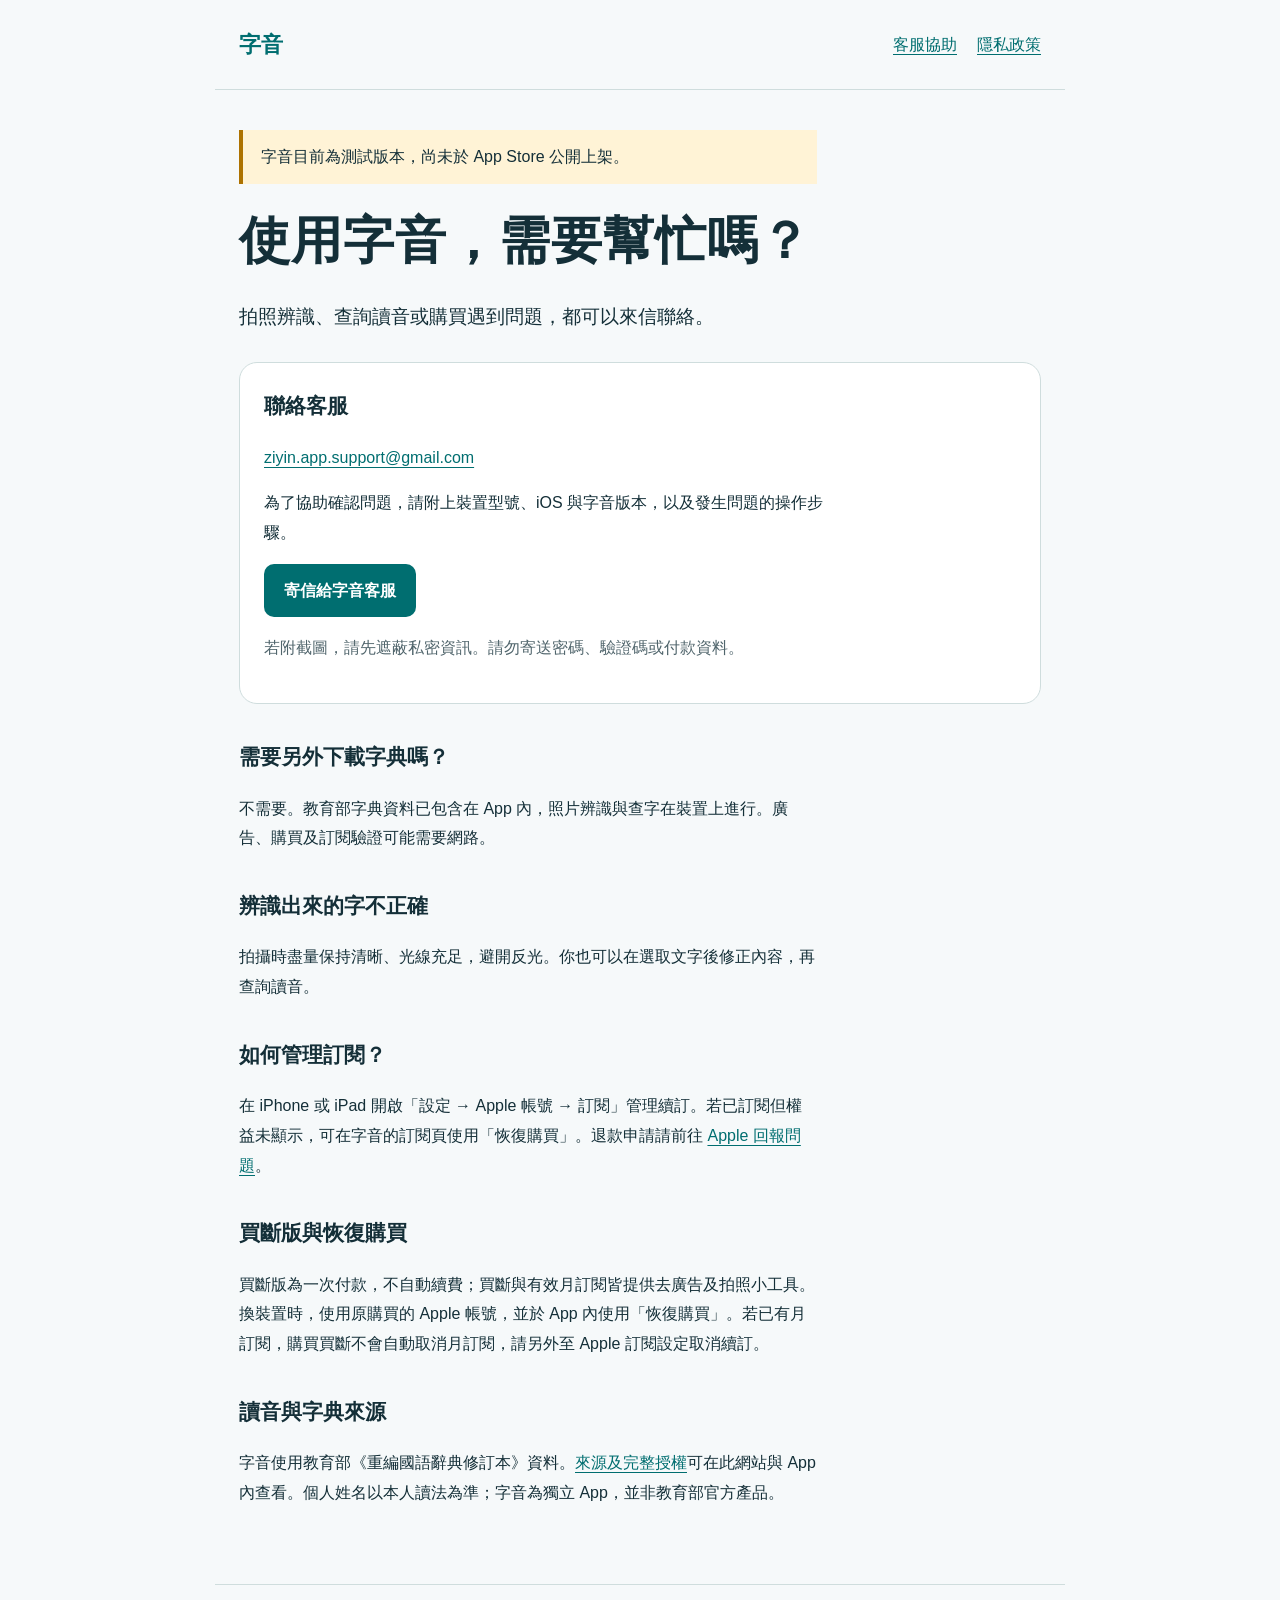
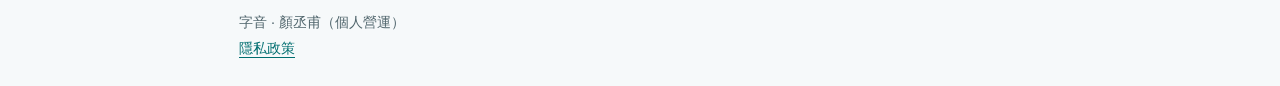
<file: index.html>
<!doctype html><html lang="zh-Hant"><head><meta charset="utf-8"><meta name="viewport" content="width=device-width,initial-scale=1"><meta name="robots" content="noindex"><title>字音｜客服與使用協助</title><meta name="description" content="字音 App 客服、拍照查字使用協助及隱私資訊。"><link rel="stylesheet" href="style.css"><link rel="icon" href="data:image/svg+xml,%3Csvg xmlns='http://www.w3.org/2000/svg' viewBox='0 0 32 32'%3E%3Crect width='32' height='32' rx='7' fill='%23006e70'/%3E%3Ctext x='16' y='23' text-anchor='middle' font-size='23' fill='white'%3E字%3C/text%3E%3C/svg%3E"></head><body><header><a href="index.html">字音</a><nav aria-label="主要導覽"><a href="index.html" aria-current="page">客服協助</a><a href="privacy.html">隱私政策</a></nav></header><main><p class="note">字音目前為測試版本，尚未於 App Store 公開上架。</p><h1>使用字音，需要幫忙嗎？</h1><p class="intro">拍照辨識、查詢讀音或購買遇到問題，都可以來信聯絡。</p><section class="panel"><h2 style="margin-top:0">聯絡客服</h2><p><a href="mailto:ziyin.app.support@gmail.com">ziyin.app.support@gmail.com</a></p><p>為了協助確認問題，請附上裝置型號、iOS 與字音版本，以及發生問題的操作步驟。</p><a class="button" href="mailto:ziyin.app.support@gmail.com">寄信給字音客服</a><p class="muted">若附截圖，請先遮蔽私密資訊。請勿寄送密碼、驗證碼或付款資料。</p></section><h2>需要另外下載字典嗎？</h2><p>不需要。教育部字典資料已包含在 App 內，照片辨識與查字在裝置上進行。廣告、購買及訂閱驗證可能需要網路。</p><h2>辨識出來的字不正確</h2><p>拍攝時盡量保持清晰、光線充足，避開反光。你也可以在選取文字後修正內容，再查詢讀音。</p><h2>如何管理訂閱？</h2><p>在 iPhone 或 iPad 開啟「設定 → Apple 帳號 → 訂閱」管理續訂。若已訂閱但權益未顯示，可在字音的訂閱頁使用「恢復購買」。退款申請請前往 <a href="https://reportaproblem.apple.com/">Apple 回報問題</a>。</p><h2>買斷版與恢復購買</h2><p>買斷版為一次付款，不自動續費；買斷與有效月訂閱皆提供去廣告及拍照小工具。換裝置時，使用原購買的 Apple 帳號，並於 App 內使用「恢復購買」。若已有月訂閱，購買買斷不會自動取消月訂閱，請另外至 Apple 訂閱設定取消續訂。</p><h2>讀音與字典來源</h2><p>字音使用教育部《重編國語辭典修訂本》資料。<a href="dictionary.html">來源及完整授權</a>可在此網站與 App 內查看。個人姓名以本人讀法為準；字音為獨立 App，並非教育部官方產品。</p></main><footer>字音 · 顏丞甫（個人營運）<br><a href="privacy.html">隱私政策</a></footer></body></html>
</file>
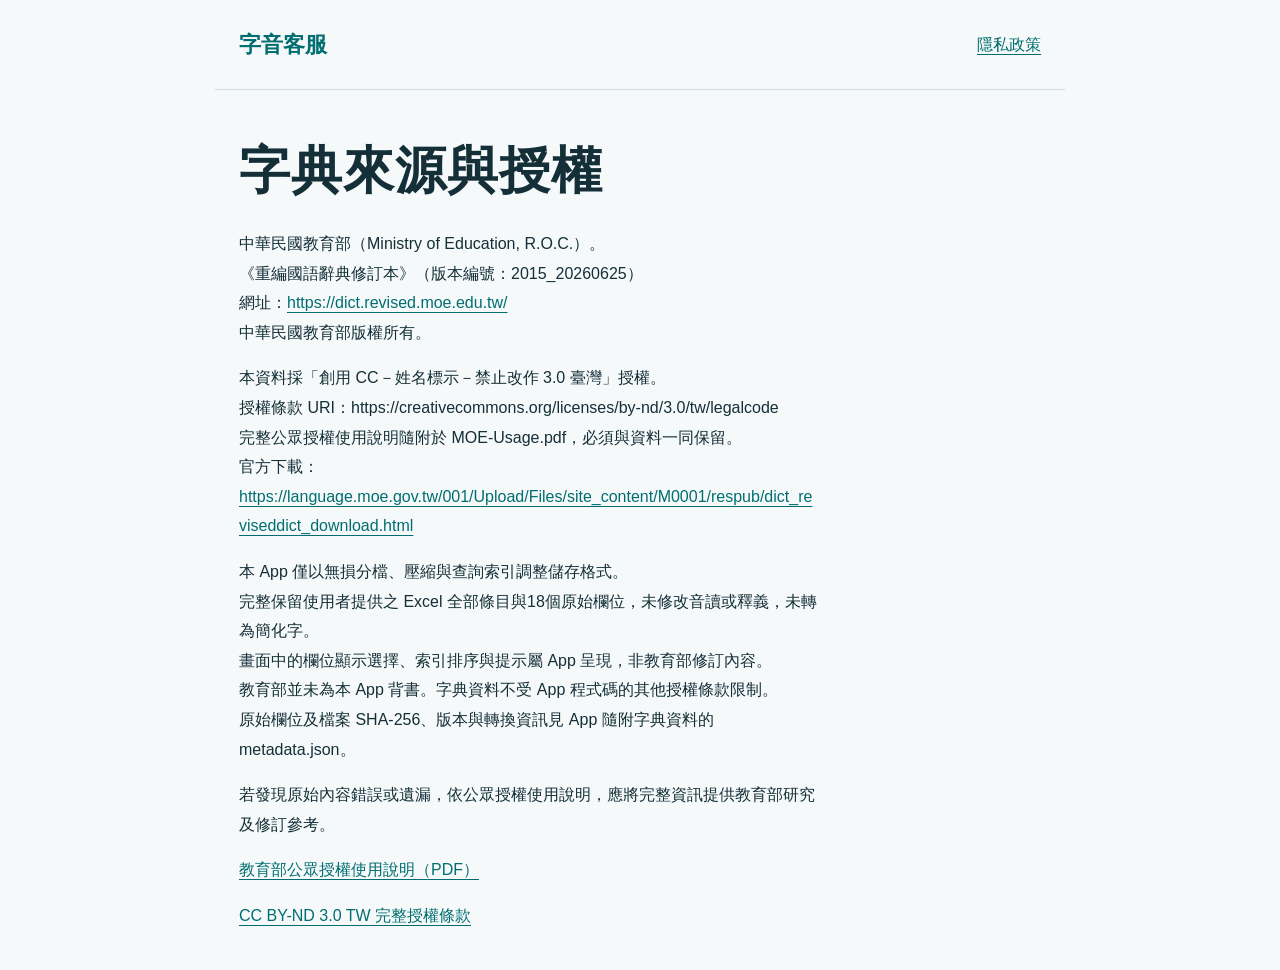
<file: dictionary.html>
<!doctype html><html lang="zh-Hant"><meta charset="utf-8"><meta name="viewport" content="width=device-width,initial-scale=1"><title>字音｜字典來源與授權</title><link rel="stylesheet" href="style.css"><body><header><a href="index.html">字音客服</a><nav><a href="privacy.html">隱私政策</a></nav></header><main><h1>字典來源與授權</h1><p>中華民國教育部（Ministry of Education, R.O.C.）。<br>《重編國語辭典修訂本》（版本編號：2015_20260625）<br>網址：<a href="https://dict.revised.moe.edu.tw/">https://dict.revised.moe.edu.tw/</a><br>中華民國教育部版權所有。</p><p>本資料採「創用 CC－姓名標示－禁止改作 3.0 臺灣」授權。<br>授權條款 URI：https://creativecommons.org/licenses/by-nd/3.0/tw/legalcode<br>完整公眾授權使用說明隨附於 MOE-Usage.pdf，必須與資料一同保留。<br>官方下載：<a href="https://language.moe.gov.tw/001/Upload/Files/site_content/M0001/respub/dict_reviseddict_download.html">https://language.moe.gov.tw/001/Upload/Files/site_content/M0001/respub/dict_reviseddict_download.html</a></p><p>本 App 僅以無損分檔、壓縮與查詢索引調整儲存格式。<br>完整保留使用者提供之 Excel 全部條目與18個原始欄位，未修改音讀或釋義，未轉為簡化字。<br>畫面中的欄位顯示選擇、索引排序與提示屬 App 呈現，非教育部修訂內容。<br>教育部並未為本 App 背書。字典資料不受 App 程式碼的其他授權條款限制。<br>原始欄位及檔案 SHA-256、版本與轉換資訊見 App 隨附字典資料的 metadata.json。</p><p>若發現原始內容錯誤或遺漏，依公眾授權使用說明，應將完整資訊提供教育部研究及修訂參考。<br></p><p><a href="MOE-Usage.pdf">教育部公眾授權使用說明（PDF）</a></p><p><a href="https://creativecommons.org/licenses/by-nd/3.0/tw/legalcode">CC BY-ND 3.0 TW 完整授權條款</a></p></main></body></html>
</file>
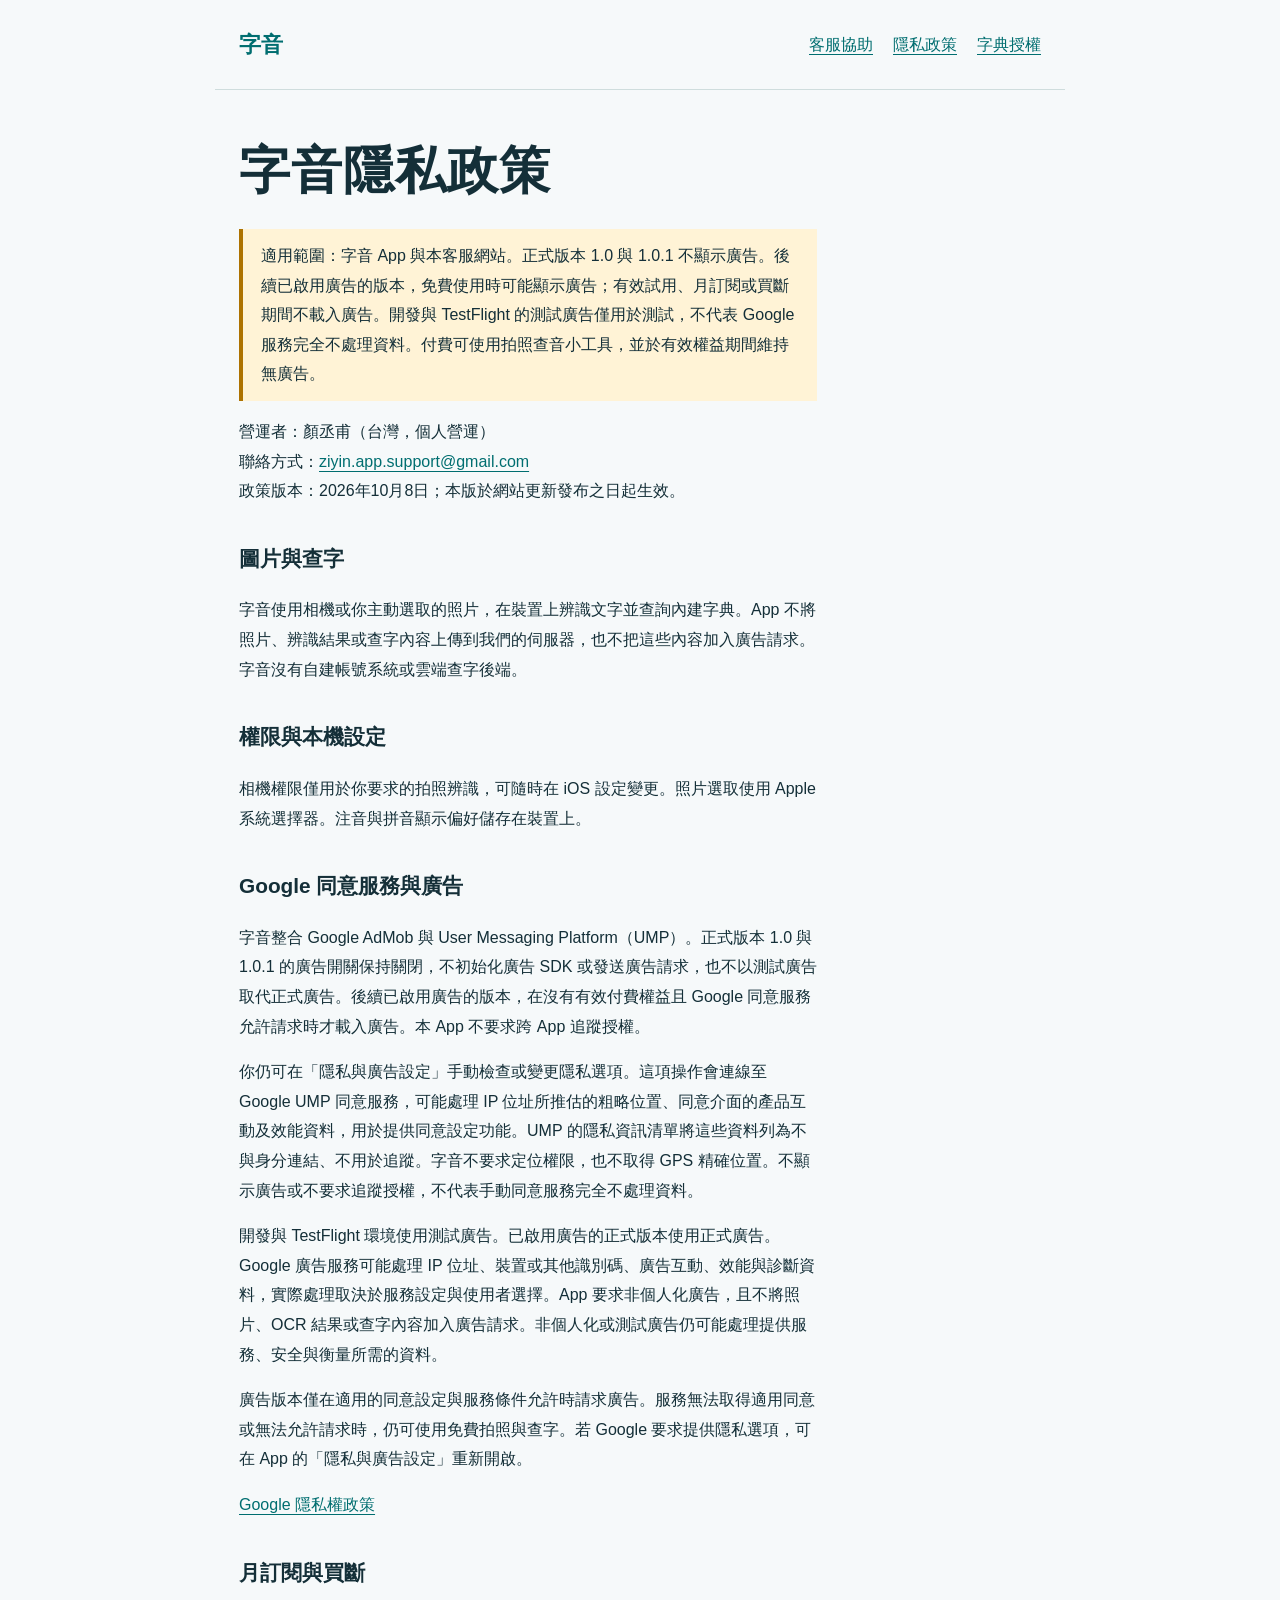
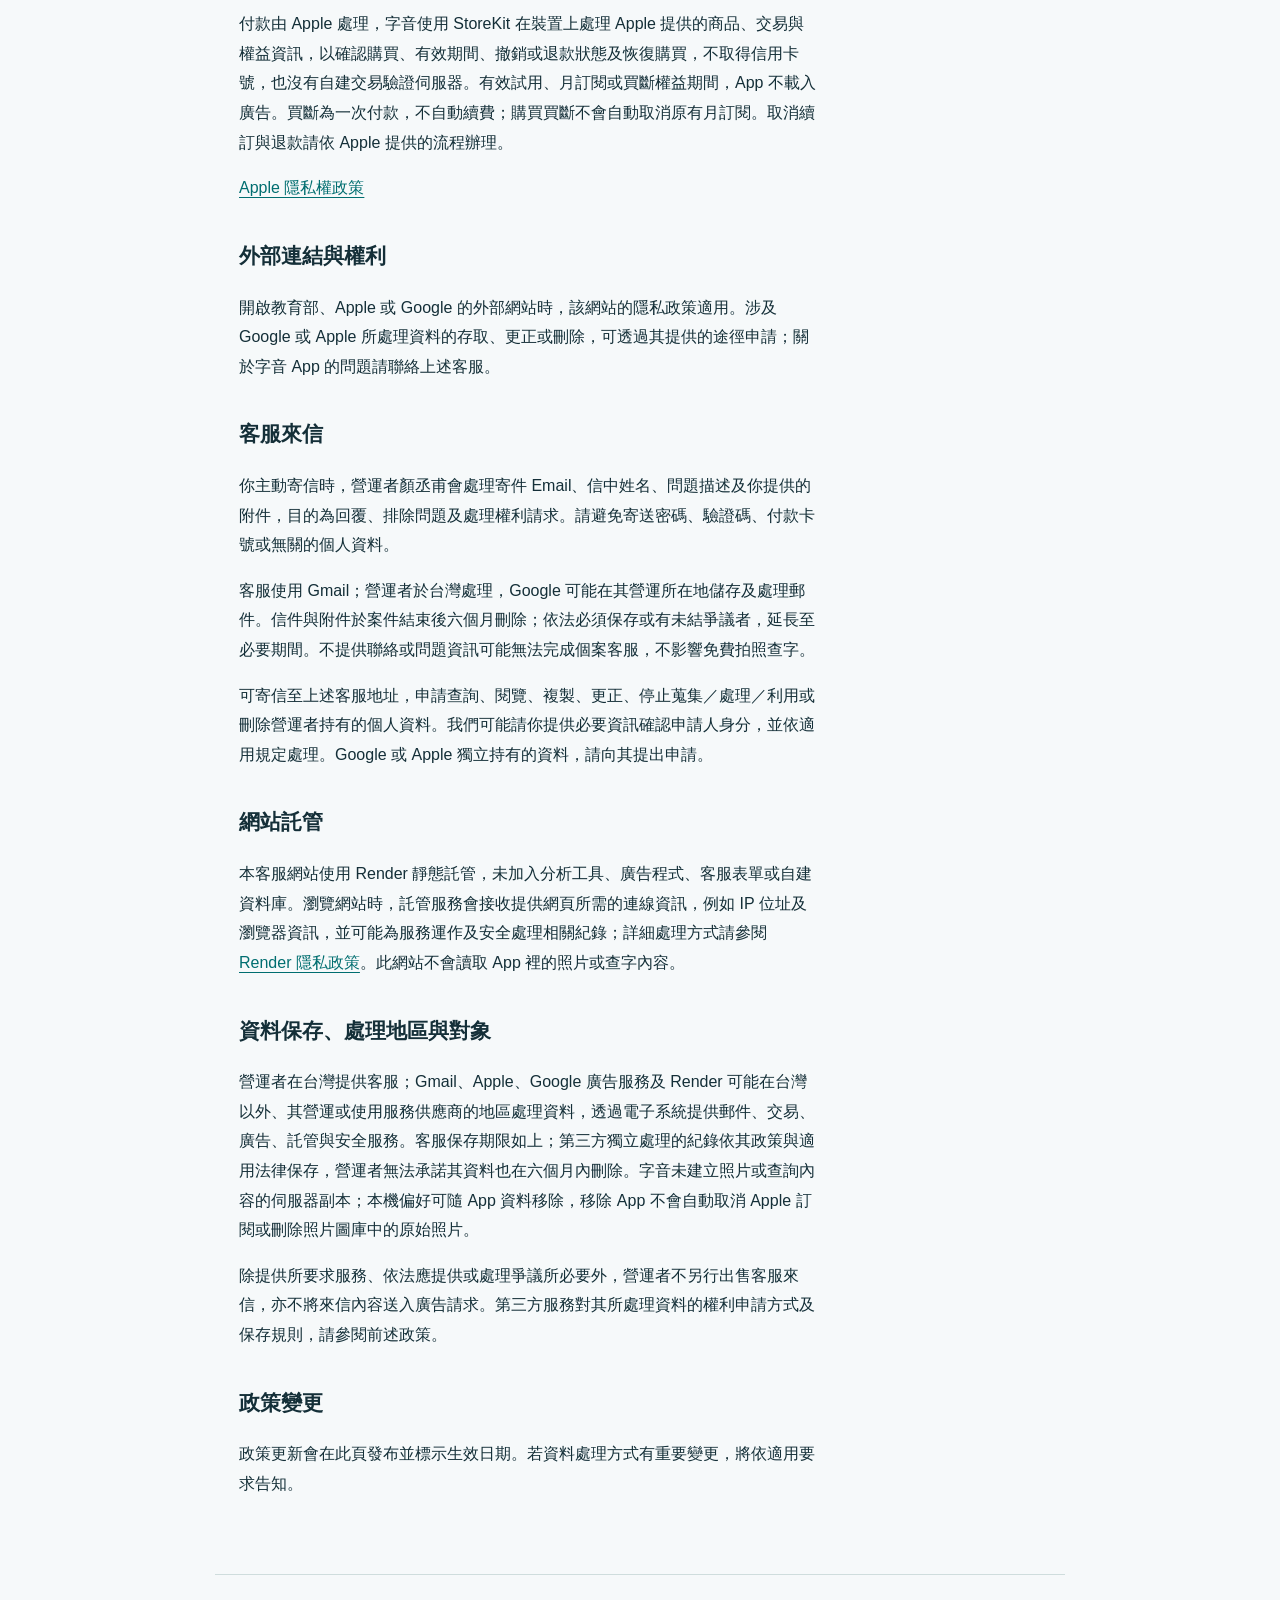
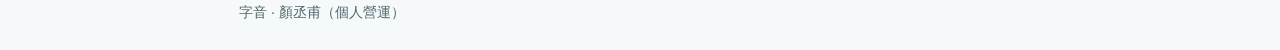
<file: privacy.html>
<!doctype html><html lang="zh-Hant"><head><meta charset="utf-8"><meta name="viewport" content="width=device-width,initial-scale=1"><meta name="robots" content="noindex"><title>字音｜隱私政策</title><link rel="stylesheet" href="style.css"></head><body><header><a href="index.html">字音</a><nav aria-label="主要導覽"><a href="index.html">客服協助</a><a href="privacy.html" aria-current="page">隱私政策</a><a href="dictionary.html">字典授權</a></nav></header><main><h1 id="section">字音隱私政策</h1>
<p class="note">適用範圍：字音 App 與本客服網站。正式版本 1.0 與 1.0.1 不顯示廣告。後續已啟用廣告的版本，免費使用時可能顯示廣告；有效試用、月訂閱或買斷期間不載入廣告。開發與 TestFlight 的測試廣告僅用於測試，不代表 Google 服務完全不處理資料。付費可使用拍照查音小工具，並於有效權益期間維持無廣告。</p>
<p>營運者：顏丞甫（台灣，個人營運）<br>聯絡方式：<a href="mailto:ziyin.app.support@gmail.com">ziyin.app.support@gmail.com</a><br>政策版本：2026年10月8日；本版於網站更新發布之日起生效。</p>
<h2 id="section-1">圖片與查字</h2>
<p>字音使用相機或你主動選取的照片，在裝置上辨識文字並查詢內建字典。App 不將照片、辨識結果或查字內容上傳到我們的伺服器，也不把這些內容加入廣告請求。字音沒有自建帳號系統或雲端查字後端。</p>
<h2 id="section-2">權限與本機設定</h2>
<p>相機權限僅用於你要求的拍照辨識，可隨時在 iOS 設定變更。照片選取使用 Apple 系統選擇器。注音與拼音顯示偏好儲存在裝置上。</p>
<h2 id="section-3">Google 同意服務與廣告</h2>
<p>字音整合 Google AdMob 與 User Messaging Platform（UMP）。正式版本 1.0 與 1.0.1 的廣告開關保持關閉，不初始化廣告 SDK 或發送廣告請求，也不以測試廣告取代正式廣告。後續已啟用廣告的版本，在沒有有效付費權益且 Google 同意服務允許請求時才載入廣告。本 App 不要求跨 App 追蹤授權。</p>
<p>你仍可在「隱私與廣告設定」手動檢查或變更隱私選項。這項操作會連線至 Google UMP 同意服務，可能處理 IP 位址所推估的粗略位置、同意介面的產品互動及效能資料，用於提供同意設定功能。UMP 的隱私資訊清單將這些資料列為不與身分連結、不用於追蹤。字音不要求定位權限，也不取得 GPS 精確位置。不顯示廣告或不要求追蹤授權，不代表手動同意服務完全不處理資料。</p>
<p>開發與 TestFlight 環境使用測試廣告。已啟用廣告的正式版本使用正式廣告。Google 廣告服務可能處理 IP 位址、裝置或其他識別碼、廣告互動、效能與診斷資料，實際處理取決於服務設定與使用者選擇。App 要求非個人化廣告，且不將照片、OCR 結果或查字內容加入廣告請求。非個人化或測試廣告仍可能處理提供服務、安全與衡量所需的資料。</p>
<p>廣告版本僅在適用的同意設定與服務條件允許時請求廣告。服務無法取得適用同意或無法允許請求時，仍可使用免費拍照與查字。若 Google 要求提供隱私選項，可在 App 的「隱私與廣告設定」重新開啟。</p>
<p><a href="https://policies.google.com/privacy?hl=zh-TW">Google 隱私權政策</a></p>
<h2 id="section-4">月訂閱與買斷</h2>
<p>付款由 Apple 處理，字音使用 StoreKit 在裝置上處理 Apple 提供的商品、交易與權益資訊，以確認購買、有效期間、撤銷或退款狀態及恢復購買，不取得信用卡號，也沒有自建交易驗證伺服器。有效試用、月訂閱或買斷權益期間，App 不載入廣告。買斷為一次付款，不自動續費；購買買斷不會自動取消原有月訂閱。取消續訂與退款請依 Apple 提供的流程辦理。</p>
<p><a href="https://www.apple.com/legal/privacy/zh-tw/">Apple 隱私權政策</a></p>
<h2 id="section-5">外部連結與權利</h2>
<p>開啟教育部、Apple 或 Google 的外部網站時，該網站的隱私政策適用。涉及 Google 或 Apple 所處理資料的存取、更正或刪除，可透過其提供的途徑申請；關於字音 App 的問題請聯絡上述客服。</p>
<h2 id="section-6">客服來信</h2>
<p>你主動寄信時，營運者顏丞甫會處理寄件 Email、信中姓名、問題描述及你提供的附件，目的為回覆、排除問題及處理權利請求。請避免寄送密碼、驗證碼、付款卡號或無關的個人資料。</p>
<p>客服使用 Gmail；營運者於台灣處理，Google 可能在其營運所在地儲存及處理郵件。信件與附件於案件結束後六個月刪除；依法必須保存或有未結爭議者，延長至必要期間。不提供聯絡或問題資訊可能無法完成個案客服，不影響免費拍照查字。</p>
<p>可寄信至上述客服地址，申請查詢、閱覽、複製、更正、停止蒐集／處理／利用或刪除營運者持有的個人資料。我們可能請你提供必要資訊確認申請人身分，並依適用規定處理。Google 或 Apple 獨立持有的資料，請向其提出申請。</p>
<h2 id="section-7">網站託管</h2>
<p>本客服網站使用 Render 靜態託管，未加入分析工具、廣告程式、客服表單或自建資料庫。瀏覽網站時，託管服務會接收提供網頁所需的連線資訊，例如 IP 位址及瀏覽器資訊，並可能為服務運作及安全處理相關紀錄；詳細處理方式請參閱 <a href="https://render.com/privacy">Render 隱私政策</a>。此網站不會讀取 App 裡的照片或查字內容。</p>
<h2 id="data-retention">資料保存、處理地區與對象</h2>
<p>營運者在台灣提供客服；Gmail、Apple、Google 廣告服務及 Render 可能在台灣以外、其營運或使用服務供應商的地區處理資料，透過電子系統提供郵件、交易、廣告、託管與安全服務。客服保存期限如上；第三方獨立處理的紀錄依其政策與適用法律保存，營運者無法承諾其資料也在六個月內刪除。字音未建立照片或查詢內容的伺服器副本；本機偏好可隨 App 資料移除，移除 App 不會自動取消 Apple 訂閱或刪除照片圖庫中的原始照片。</p>
<p>除提供所要求服務、依法應提供或處理爭議所必要外，營運者不另行出售客服來信，亦不將來信內容送入廣告請求。第三方服務對其所處理資料的權利申請方式及保存規則，請參閱前述政策。</p>
<h2 id="section-8">政策變更</h2>
<p>政策更新會在此頁發布並標示生效日期。若資料處理方式有重要變更，將依適用要求告知。</p>
</main><footer>字音 · 顏丞甫（個人營運）</footer></body></html>
</file>
<file: style.css>
:root{color-scheme:light;font-family:-apple-system,BlinkMacSystemFont,"Noto Sans TC",sans-serif;color:#142f38;background:#f6f9fa}*{box-sizing:border-box}body{margin:0;font-size:1rem;line-height:1.85}a{color:#006e70;text-underline-offset:4px;overflow-wrap:anywhere}a:focus-visible{outline:3px solid #008c95;outline-offset:5px}header,main,footer{max-width:850px;margin:auto;padding:24px}header{display:flex;align-items:center;justify-content:space-between;gap:24px;border-bottom:1px solid #cfdddd}header>a{font-size:1.4rem;font-weight:750;text-decoration:none}nav{display:flex;gap:20px;flex-wrap:wrap}h1{font-size:clamp(2rem,7vw,3.2rem);line-height:1.3;letter-spacing:.02em;margin:24px 0}h2{font-size:1.3rem;margin-top:34px}p,li{max-width:65ch}.intro{font-size:1.2rem}.panel{background:#fff;border:1px solid #cfdddd;border-radius:18px;padding:24px;margin:28px 0}.button{display:inline-block;background:#006e70;color:white;padding:12px 20px;border-radius:10px;text-decoration:none;font-weight:650}.note{border-left:4px solid #ad7200;padding:12px 18px;background:#fff3d6}.muted,footer{color:#50656c}footer{font-size:.9rem;border-top:1px solid #cfdddd;margin-top:36px}ul{padding-left:24px}@media(max-width:480px){header,main,footer{padding:20px}header{align-items:flex-start;flex-direction:column;gap:8px}.panel{padding:20px}.button{width:100%;text-align:center}}@media(prefers-reduced-motion:no-preference){a{transition:background-color .15s}}
</file>
